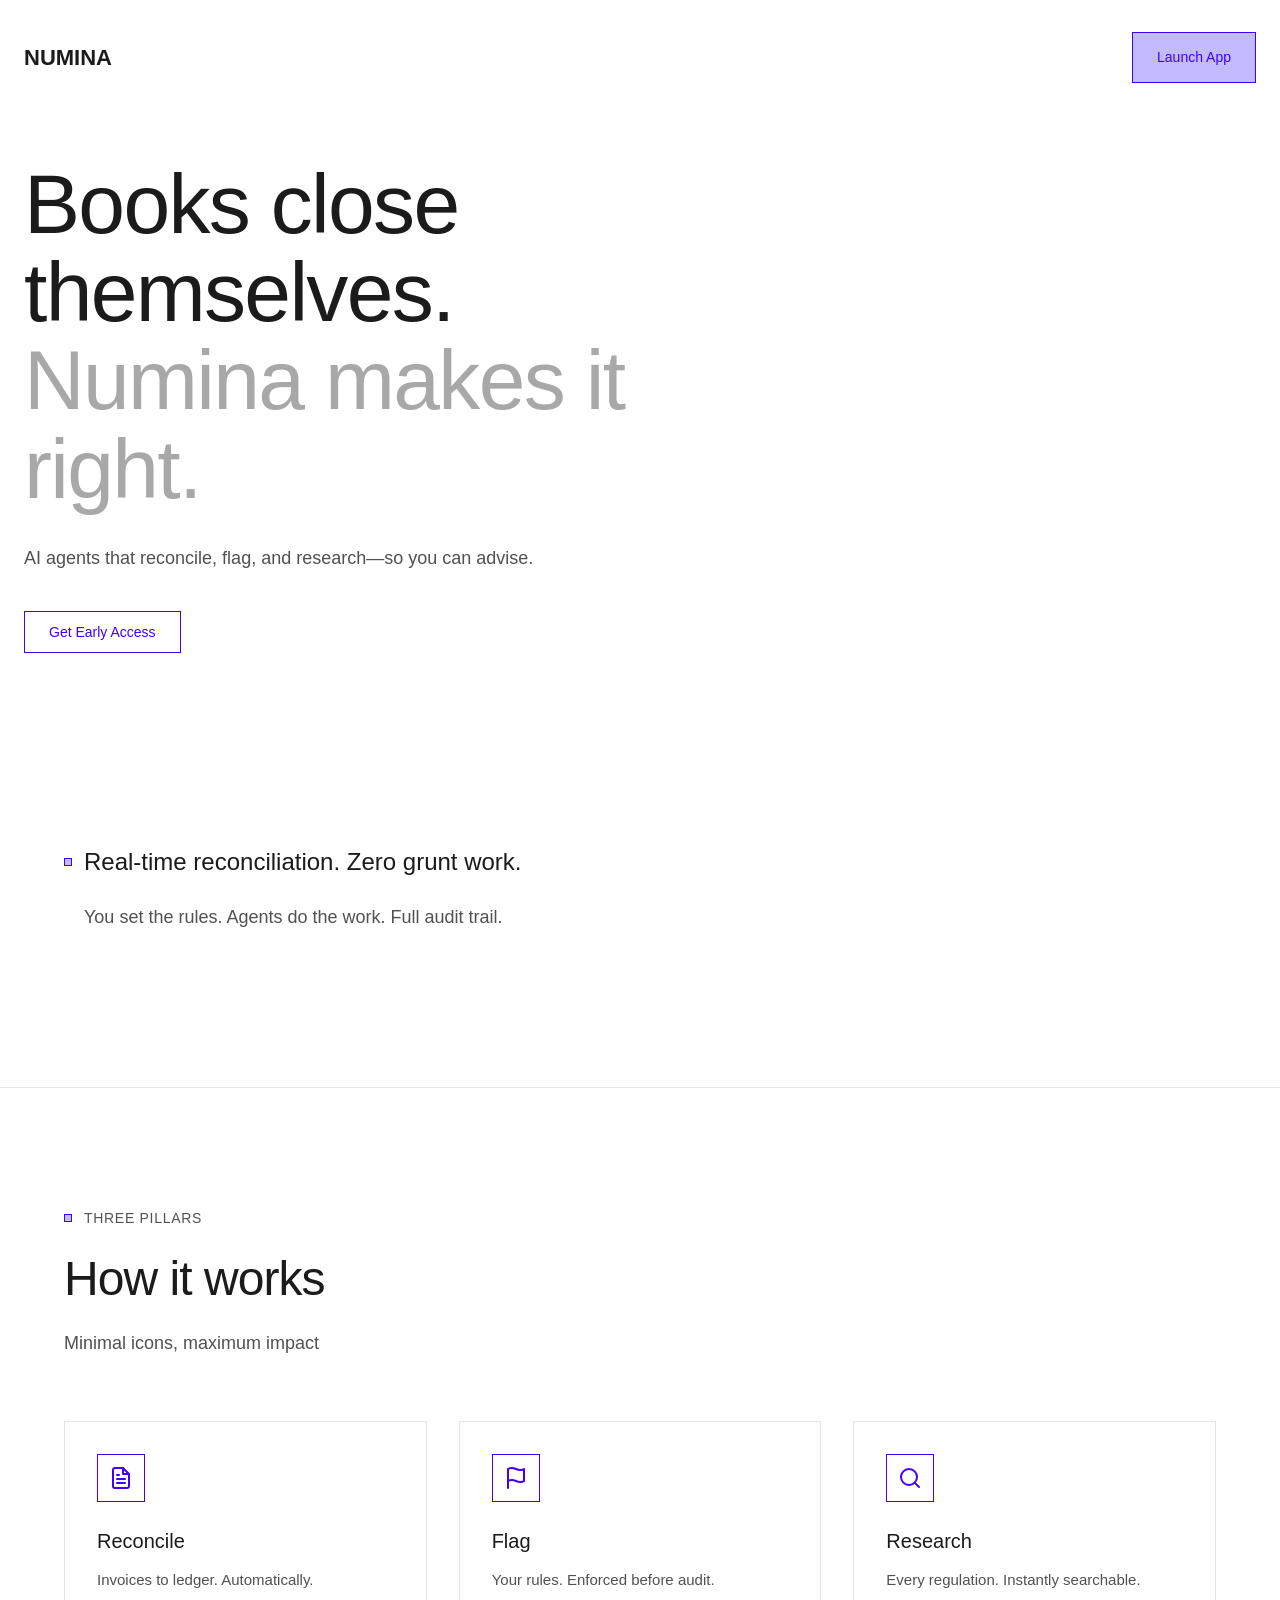
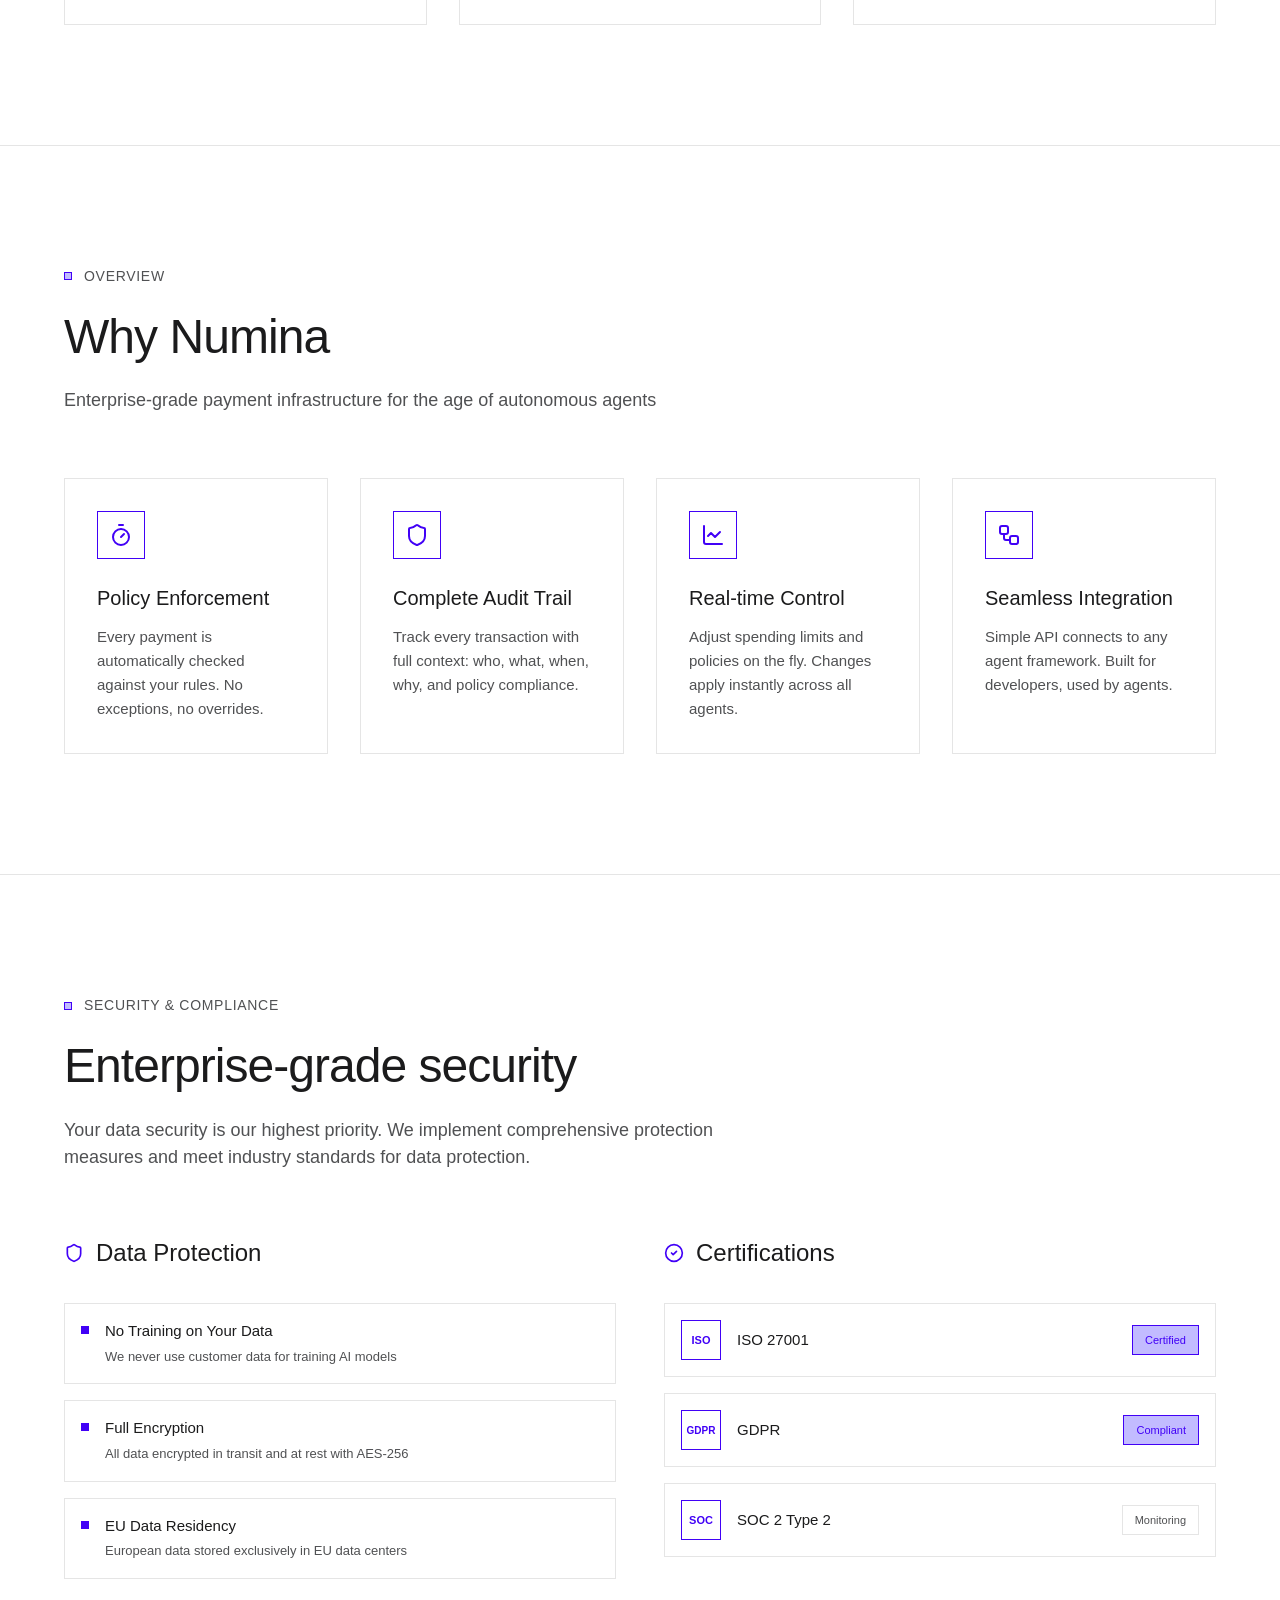
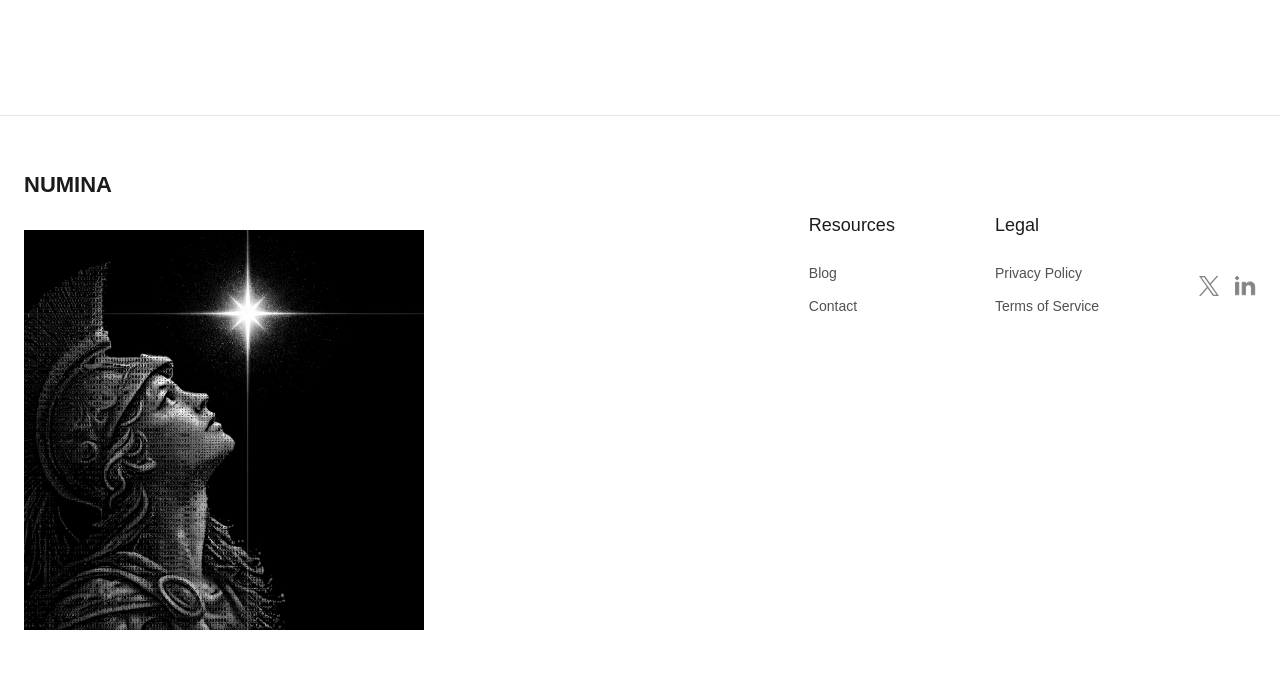
<file: index.html>
<!DOCTYPE html>
<html lang="en">
<head>
    <meta http-equiv="Content-Type" content="text/html; charset=UTF-8">
    <link rel="icon" type="image/svg+xml" href="./favicon.svg">
    <link rel="icon" type="image/png" href="./favicon.png">
    <link rel="apple-touch-icon" href="./favicon.png">
    <meta name="viewport" content="width=device-width, initial-scale=1.0">

    <!-- Primary Meta Tags -->
    <title>Numina - Agents Can Act. Numina Makes It Safe.</title>
    <meta name="title" content="Numina - Agents Can Act. Numina Makes It Safe.">
    <meta name="description" content="The payment layer for AI agents. Set rules, bind them to agents. Every payment justified, enforced, and audited.">
    <meta name="keywords" content="AI agents, payment infrastructure, agentic payments, programmatic payments, API payments, agent spending, fintech">
    <meta name="author" content="Numina Technologies Inc">
    <meta name="robots" content="index, follow">

    <!-- Open Graph / Facebook -->
    <meta property="og:type" content="website">
    <meta property="og:url" content="https://paywithnumina.com">
    <meta property="og:title" content="Numina - Agents Can Act. Numina Makes It Safe.">
    <meta property="og:description" content="The payment layer for AI agents. Set rules, bind them to agents. Every payment justified, enforced, and audited.">
    <meta property="og:image" content="./og-image.png">
    <meta property="og:site_name" content="Numina">

    <!-- Twitter -->
    <meta name="twitter:card" content="summary_large_image">
    <meta name="twitter:url" content="https://paywithnumina.com/">
    <meta name="twitter:title" content="Numina - Agents Can Act. Numina Makes It Safe.">
    <meta name="twitter:description" content="The payment layer for AI agents. Set rules, bind them to agents. Every payment justified, enforced, and audited.">
    <meta name="twitter:image" content="./og-image.png">
    <meta name="twitter:site" content="@paywithnumina">

    <!-- Theme Color -->
    <meta name="theme-color" content="#4101f6">
    <meta name="msapplication-TileColor" content="#4101f6">

    <link rel="stylesheet" href="./assets/index-cxcEbLjJ.css">

    <style>
        * {
            margin: 0;
            padding: 0;
            box-sizing: border-box;
        }

        body {
            font-family: -apple-system, BlinkMacSystemFont, "Segoe UI", Roboto, "Helvetica Neue", Arial, sans-serif;
            background-color: #ffffff;
            color: #1b1b1c;
            line-height: 1.5;
        }

        .container {
            max-width: 1200px;
            margin: 0 auto;
            padding: 0 24px;
        }

        @media (max-width: 768px) {
            .container {
                padding: 0 16px;
            }
        }

        .section-spacing {
            padding: 80px 0;
        }

        @media (min-width: 768px) {
            .section-spacing {
                padding: 120px 0;
            }
        }

        .card {
            background: #ffffff;
            border: 1px solid #e5e5e5;
            padding: 32px;
            transition: border-color 0.3s;
        }

        .card:hover {
            border-color: #4101f6;
        }

        .icon-box {
            width: 48px;
            height: 48px;
            border: 1px solid #4101f6;
            display: flex;
            align-items: center;
            justify-content: center;
            margin-bottom: 24px;
        }

        .label {
            display: flex;
            align-items: center;
            gap: 12px;
            margin-bottom: 24px;
        }

        .label-dot {
            width: 8px;
            height: 8px;
            background: #c2bbff;
            border: 1px solid #4101f6;
            flex-shrink: 0;
        }

        .label-text {
            font-size: 14px;
            text-transform: uppercase;
            letter-spacing: 0.05em;
            color: #505153;
        }

        h2 {
            font-size: 48px;
            font-weight: 300;
            line-height: 1.1;
            letter-spacing: -0.02em;
            color: #1b1b1c;
            margin-bottom: 24px;
        }

        @media (max-width: 768px) {
            h2 {
                font-size: 32px;
            }
        }

        .subtitle {
            font-size: 18px;
            font-weight: 300;
            color: #505153;
            max-width: 600px;
            margin-bottom: 64px;
        }

        @media (max-width: 768px) {
            .subtitle {
                font-size: 15px;
                margin-bottom: 48px;
            }
        }

        .grid-3 {
            display: grid;
            grid-template-columns: 1fr;
            gap: 32px;
        }

        @media (min-width: 768px) {
            .grid-3 {
                grid-template-columns: repeat(3, 1fr);
            }
        }

        .grid-4 {
            display: grid;
            grid-template-columns: 1fr;
            gap: 32px;
        }

        @media (min-width: 768px) {
            .grid-4 {
                grid-template-columns: repeat(2, 1fr);
            }
        }

        @media (min-width: 1024px) {
            .grid-4 {
                grid-template-columns: repeat(4, 1fr);
            }
        }

        .grid-2 {
            display: grid;
            grid-template-columns: 1fr;
            gap: 48px;
        }

        @media (min-width: 1024px) {
            .grid-2 {
                grid-template-columns: repeat(2, 1fr);
            }
        }

        .border-top {
            border-top: 1px solid #e5e5e5;
        }

        h3 {
            font-size: 20px;
            font-weight: 400;
            color: #1b1b1c;
            margin-bottom: 12px;
        }

        .card-text {
            font-size: 15px;
            font-weight: 300;
            color: #505153;
            line-height: 1.6;
        }

        @media (max-width: 768px) {
            .card-text {
                font-size: 14px;
            }
        }

        .security-item {
            border: 1px solid #e5e5e5;
            padding: 16px;
            margin-bottom: 16px;
        }

        .security-header {
            font-size: 24px;
            font-weight: 400;
            color: #1b1b1c;
            margin-bottom: 32px;
            display: flex;
            align-items: center;
            gap: 12px;
        }

        .badge {
            padding: 6px 12px;
            font-size: 11px;
            border: 1px solid;
        }

        .badge-success {
            background: #c2bbff;
            color: #4101f6;
            border-color: #4101f6;
        }

        .badge-neutral {
            background: #ffffff;
            color: #505153;
            border-color: #e5e5e5;
        }
    </style>
</head>

<body>
    <!-- Header -->
    <header style="position: absolute; top: 0; left: 0; right: 0; z-index: 50; padding: 32px 24px;">
        <div style="display: flex; justify-content: space-between; align-items: center; max-width: 1400px; margin: 0 auto;">
            <a href="#" style="text-decoration: none;">
                <img src="data:image/svg+xml,%3csvg%20width='160'%20height='26'%20viewBox='0%200%20160%2026'%20fill='none'%20xmlns='http://www.w3.org/2000/svg'%3e%3ctext%20x='0'%20y='20'%20font-family='Arial,%20sans-serif'%20font-size='22'%20font-weight='bold'%20fill='%231B1B1C'%3eNUMINA%3c/text%3e%3c/svg%3e" alt="Numina" style="height: 26px;">
            </a>
            <a href="#" style="background: #c2bbff; border: 1px solid #4101f6; color: #4101f6; padding: 14px 24px; font-size: 14px; text-decoration: none; transition: background 0.3s;">Launch App</a>
        </div>
    </header>

    <!-- Hero Section -->
    <section style="padding: 160px 24px 80px; background: #ffffff;">
        <div style="max-width: 1400px; margin: 0 auto;">
            <div style="max-width: 700px; margin-bottom: 48px;">
                <h1 style="font-size: 84px; font-weight: 300; line-height: 1.05; letter-spacing: -0.02em; margin-bottom: 32px;">
                    <span style="display: block; color: #1b1b1c;">Books close themselves.</span>
                    <span style="display: block; color: #a8a8a8;">Numina makes it right.</span>
                </h1>
                <p style="font-size: 18px; font-weight: 300; color: #505153; line-height: 1.5;">
                    AI agents that reconcile, flag, and research—so you can advise.
                </p>
            </div>

            <div>
                <a href="#" style="border: 1px solid #4101f6; color: #4101f6; padding: 12px 24px; font-size: 14px; text-decoration: none; transition: background 0.3s;">Get Early Access</a>
            </div>
        </div>
    </section>

    <!-- Intro Section -->
    <section class="section-spacing">
        <div class="container">
            <div style="max-width: 600px;">
                <div class="label">
                    <div class="label-dot"></div>
                    <p style="font-size: 24px; color: #1b1b1c;">Real-time reconciliation. Zero grunt work.</p>
                </div>
                <div style="margin-left: 20px;">
                    <p style="font-size: 18px; font-weight: 300; color: #505153; line-height: 1.5; margin-bottom: 36px;">
                        You set the rules. Agents do the work. Full audit trail.
                    </p>
                </div>
            </div>
        </div>
    </section>

    <!-- How it Works Section -->
    <section class="section-spacing border-top">
        <div class="container">
            <div class="label">
                <div class="label-dot"></div>
                <p class="label-text">Three Pillars</p>
            </div>
            <h2>How it works</h2>
            <p class="subtitle">Minimal icons, maximum impact</p>

            <div class="grid-3">
                <div class="card">
                    <div class="icon-box">
                        <svg xmlns="http://www.w3.org/2000/svg" width="24" height="24" viewBox="0 0 24 24" fill="none" stroke="#4101f6" stroke-width="2" stroke-linecap="round" stroke-linejoin="round"><path d="M14 2H6a2 2 0 0 0-2 2v16a2 2 0 0 0 2 2h12a2 2 0 0 0 2-2V8z"></path><polyline points="14 2 14 8 20 8"></polyline><line x1="16" y1="13" x2="8" y2="13"></line><line x1="16" y1="17" x2="8" y2="17"></line><polyline points="10 9 9 9 8 9"></polyline></svg>
                    </div>
                    <h3>Reconcile</h3>
                    <p class="card-text">Invoices to ledger. Automatically.</p>
                </div>

                <div class="card">
                    <div class="icon-box">
                        <svg xmlns="http://www.w3.org/2000/svg" width="24" height="24" viewBox="0 0 24 24" fill="none" stroke="#4101f6" stroke-width="2" stroke-linecap="round" stroke-linejoin="round"><path d="M4 15s1-1 4-1 5 2 8 2 4-1 4-1V3s-1 1-4 1-5-2-8-2-4 1-4 1z"></path><line x1="4" y1="22" x2="4" y2="15"></line></svg>
                    </div>
                    <h3>Flag</h3>
                    <p class="card-text">Your rules. Enforced before audit.</p>
                </div>

                <div class="card">
                    <div class="icon-box">
                        <svg xmlns="http://www.w3.org/2000/svg" width="24" height="24" viewBox="0 0 24 24" fill="none" stroke="#4101f6" stroke-width="2" stroke-linecap="round" stroke-linejoin="round"><circle cx="11" cy="11" r="8"></circle><line x1="21" y1="21" x2="16.65" y2="16.65"></line></svg>
                    </div>
                    <h3>Research</h3>
                    <p class="card-text">Every regulation. Instantly searchable.</p>
                </div>
            </div>
        </div>
    </section>

    <!-- Why Numina Section -->
    <section class="section-spacing border-top">
        <div class="container">
            <div class="label">
                <div class="label-dot"></div>
                <p class="label-text">Overview</p>
            </div>
            <h2>Why Numina</h2>
            <p class="subtitle">Enterprise-grade payment infrastructure for the age of autonomous agents</p>

            <div class="grid-4">
                <div class="card">
                    <div class="icon-box">
                        <svg xmlns="http://www.w3.org/2000/svg" width="24" height="24" viewBox="0 0 24 24" fill="none" stroke="#4101f6" stroke-width="2" stroke-linecap="round" stroke-linejoin="round"><line x1="10" x2="14" y1="2" y2="2"></line><line x1="12" x2="15" y1="14" y2="11"></line><circle cx="12" cy="14" r="8"></circle></svg>
                    </div>
                    <h3>Policy Enforcement</h3>
                    <p class="card-text">Every payment is automatically checked against your rules. No exceptions, no overrides.</p>
                </div>

                <div class="card">
                    <div class="icon-box">
                        <svg xmlns="http://www.w3.org/2000/svg" width="24" height="24" viewBox="0 0 24 24" fill="none" stroke="#4101f6" stroke-width="2" stroke-linecap="round" stroke-linejoin="round"><path d="M20 13c0 5-3.5 7.5-7.66 8.95a1 1 0 0 1-.67-.01C7.5 20.5 4 18 4 13V6a1 1 0 0 1 1-1c2 0 4.5-1.2 6.24-2.72a1.17 1.17 0 0 1 1.52 0C14.51 3.81 17 5 19 5a1 1 0 0 1 1 1z"></path></svg>
                    </div>
                    <h3>Complete Audit Trail</h3>
                    <p class="card-text">Track every transaction with full context: who, what, when, why, and policy compliance.</p>
                </div>

                <div class="card">
                    <div class="icon-box">
                        <svg xmlns="http://www.w3.org/2000/svg" width="24" height="24" viewBox="0 0 24 24" fill="none" stroke="#4101f6" stroke-width="2" stroke-linecap="round" stroke-linejoin="round"><path d="M3 3v16a2 2 0 0 0 2 2h16"></path><path d="m19 9-5 5-4-4-3 3"></path></svg>
                    </div>
                    <h3>Real-time Control</h3>
                    <p class="card-text">Adjust spending limits and policies on the fly. Changes apply instantly across all agents.</p>
                </div>

                <div class="card">
                    <div class="icon-box">
                        <svg xmlns="http://www.w3.org/2000/svg" width="24" height="24" viewBox="0 0 24 24" fill="none" stroke="#4101f6" stroke-width="2" stroke-linecap="round" stroke-linejoin="round"><rect width="8" height="8" x="3" y="3" rx="2"></rect><path d="M7 11v4a2 2 0 0 0 2 2h4"></path><rect width="8" height="8" x="13" y="13" rx="2"></rect></svg>
                    </div>
                    <h3>Seamless Integration</h3>
                    <p class="card-text">Simple API connects to any agent framework. Built for developers, used by agents.</p>
                </div>
            </div>
        </div>
    </section>

    <!-- Security Section -->
    <section class="section-spacing border-top">
        <div class="container">
            <div class="label">
                <div class="label-dot"></div>
                <p class="label-text">Security & Compliance</p>
            </div>
            <h2>Enterprise-grade security</h2>
            <p class="subtitle" style="max-width: 700px;">Your data security is our highest priority. We implement comprehensive protection measures and meet industry standards for data protection.</p>

            <div class="grid-2">
                <div>
                    <h3 class="security-header">
                        <svg xmlns="http://www.w3.org/2000/svg" width="20" height="20" viewBox="0 0 24 24" fill="none" stroke="#4101f6" stroke-width="2" stroke-linecap="round" stroke-linejoin="round"><path d="M20 13c0 5-3.5 7.5-7.66 8.95a1 1 0 0 1-.67-.01C7.5 20.5 4 18 4 13V6a1 1 0 0 1 1-1c2 0 4.5-1.2 6.24-2.72a1.17 1.17 0 0 1 1.52 0C14.51 3.81 17 5 19 5a1 1 0 0 1 1 1z"></path></svg>
                        Data Protection
                    </h3>

                    <div class="security-item">
                        <div style="display: flex; gap: 16px;">
                            <div style="width: 8px; height: 8px; background: #4101f6; margin-top: 6px; flex-shrink: 0;"></div>
                            <div>
                                <h4 style="font-size: 15px; font-weight: 400; color: #1b1b1c; margin-bottom: 4px;">No Training on Your Data</h4>
                                <p style="font-size: 13px; font-weight: 300; color: #505153; line-height: 1.6;">We never use customer data for training AI models</p>
                            </div>
                        </div>
                    </div>

                    <div class="security-item">
                        <div style="display: flex; gap: 16px;">
                            <div style="width: 8px; height: 8px; background: #4101f6; margin-top: 6px; flex-shrink: 0;"></div>
                            <div>
                                <h4 style="font-size: 15px; font-weight: 400; color: #1b1b1c; margin-bottom: 4px;">Full Encryption</h4>
                                <p style="font-size: 13px; font-weight: 300; color: #505153; line-height: 1.6;">All data encrypted in transit and at rest with AES-256</p>
                            </div>
                        </div>
                    </div>

                    <div class="security-item">
                        <div style="display: flex; gap: 16px;">
                            <div style="width: 8px; height: 8px; background: #4101f6; margin-top: 6px; flex-shrink: 0;"></div>
                            <div>
                                <h4 style="font-size: 15px; font-weight: 400; color: #1b1b1c; margin-bottom: 4px;">EU Data Residency</h4>
                                <p style="font-size: 13px; font-weight: 300; color: #505153; line-height: 1.6;">European data stored exclusively in EU data centers</p>
                            </div>
                        </div>
                    </div>
                </div>

                <div>
                    <h3 class="security-header">
                        <svg xmlns="http://www.w3.org/2000/svg" width="20" height="20" viewBox="0 0 24 24" fill="none" stroke="#4101f6" stroke-width="2" stroke-linecap="round" stroke-linejoin="round"><circle cx="12" cy="12" r="10"></circle><path d="m9 12 2 2 4-4"></path></svg>
                        Certifications
                    </h3>

                    <div class="security-item" style="display: flex; justify-content: space-between; align-items: center;">
                        <div style="display: flex; align-items: center; gap: 16px;">
                            <div style="width: 40px; height: 40px; border: 1px solid #4101f6; display: flex; align-items: center; justify-content: center; color: #4101f6; font-size: 11px; font-weight: 600;">ISO</div>
                            <h4 style="font-size: 15px; font-weight: 400; color: #1b1b1c;">ISO 27001</h4>
                        </div>
                        <span class="badge badge-success">Certified</span>
                    </div>

                    <div class="security-item" style="display: flex; justify-content: space-between; align-items: center;">
                        <div style="display: flex; align-items: center; gap: 16px;">
                            <div style="width: 40px; height: 40px; border: 1px solid #4101f6; display: flex; align-items: center; justify-content: center; color: #4101f6; font-size: 10px; font-weight: 600;">GDPR</div>
                            <h4 style="font-size: 15px; font-weight: 400; color: #1b1b1c;">GDPR</h4>
                        </div>
                        <span class="badge badge-success">Compliant</span>
                    </div>

                    <div class="security-item" style="display: flex; justify-content: space-between; align-items: center;">
                        <div style="display: flex; align-items: center; gap: 16px;">
                            <div style="width: 40px; height: 40px; border: 1px solid #4101f6; display: flex; align-items: center; justify-content: center; color: #4101f6; font-size: 11px; font-weight: 600;">SOC</div>
                            <h4 style="font-size: 15px; font-weight: 400; color: #1b1b1c;">SOC 2 Type 2</h4>
                        </div>
                        <span class="badge badge-neutral">Monitoring</span>
                    </div>
                </div>
            </div>
        </div>
    </section>

    <!-- Footer -->
    <footer style="border-top: 1px solid #e5e5e5; padding: 56px 24px; background: #ffffff;">
        <div style="max-width: 1400px; margin: 0 auto; display: flex; justify-content: space-between; align-items: start;">
            <div>
                <img src="data:image/svg+xml,%3csvg%20width='160'%20height='26'%20viewBox='0%200%20160%2026'%20fill='none'%20xmlns='http://www.w3.org/2000/svg'%3e%3ctext%20x='0'%20y='20'%20font-family='Arial,%20sans-serif'%20font-size='22'%20font-weight='bold'%20fill='%231B1B1C'%3eNUMINA%3c/text%3e%3c/svg%3e" alt="Numina" style="height: 26px; margin-bottom: 32px;">
                <img src="./newimg.png" alt="Footer graphic" style="max-width: 400px; height: auto;">
            </div>

            <div style="display: flex; gap: 100px; padding-top: 40px;">
                <div>
                    <h4 style="font-size: 18px; color: #1b1b1c; margin-bottom: 24px;">Resources</h4>
                    <div style="display: flex; flex-direction: column; gap: 12px;">
                        <a href="blog.html" style="font-size: 14px; font-weight: 300; color: #505153; text-decoration: none;">Blog</a>
                        <a href="mailto:founders@paywithnumina.com" style="font-size: 14px; font-weight: 300; color: #505153; text-decoration: none;">Contact</a>
                    </div>
                </div>

                <div>
                    <h4 style="font-size: 18px; color: #1b1b1c; margin-bottom: 24px;">Legal</h4>
                    <div style="display: flex; flex-direction: column; gap: 12px;">
                        <a href="#" style="font-size: 14px; font-weight: 300; color: #505153; text-decoration: none;">Privacy Policy</a>
                        <a href="#" style="font-size: 14px; font-weight: 300; color: #505153; text-decoration: none;">Terms of Service</a>
                    </div>
                </div>

                <div style="padding-top: 64px; display: flex; gap: 16px;">
                    <a href="https://x.com/paywithnumina" target="_blank" style="opacity: 0.7; transition: opacity 0.3s;">
                        <img src="data:image/svg+xml,%3csvg%20width='22'%20height='22'%20viewBox='0%200%2022%2022'%20fill='none'%20xmlns='http://www.w3.org/2000/svg'%3e%3cg%20clip-path='url(%23clip0_2362_30550)'%3e%3cpath%20d='M13.0951%209.31654L21.2865%200H19.3461L12.2305%208.08777L6.5516%200H0L8.58953%2012.2313L0%2021.9999H1.9404L9.44973%2013.4571L15.4484%2021.9999H22M2.64073%201.43174H5.62173L19.3446%2020.6385H16.3629'%20fill='%23505153'/%3e%3c/g%3e%3cdefs%3e%3cclipPath%20id='clip0_2362_30550'%3e%3crect%20width='22'%20height='22'%20fill='white'/%3e%3c/clipPath%3e%3c/defs%3e%3c/svg%3e" alt="X" style="height: 20px;">
                    </a>
                    <a href="https://www.linkedin.com/company/paywithnumina" target="_blank" style="opacity: 0.7; transition: opacity 0.3s;">
                        <img src="data:image/svg+xml,%3csvg%20width='24'%20height='23'%20viewBox='0%200%2024%2023'%20fill='none'%20xmlns='http://www.w3.org/2000/svg'%3e%3cpath%20d='M12.9287%209.04102C13.7992%207.43036%2016.1849%206.47293%2018.4229%206.85742C19.5183%207.0457%2020.5354%207.55244%2021.2783%208.4248C22.0188%209.29428%2022.5225%2010.5691%2022.5225%2012.3584V21.5625H18.7822V14.0215C18.7822%2012.7032%2018.3871%2011.6781%2017.7354%2010.9844C17.0843%2010.2916%2016.2123%209.96864%2015.3457%209.99609C13.591%2010.0519%2011.9434%2011.5208%2011.9434%2014.0215V21.5625H8.2207V7.24707H11.9424V8.79199L12.9287%209.04102ZM4.27637%207.24707V21.5625H0.524414V7.24707H4.27637ZM2.40039%200.524414C3.42192%200.524414%204.2576%201.36108%204.25781%202.40039C4.25781%203.44071%203.42219%204.27637%202.40039%204.27637C1.37878%204.27615%200.543945%203.44058%200.543945%202.40039C0.544161%201.36122%201.37905%200.524634%202.40039%200.524414Z'%20fill='%23505153'%20stroke='%23505153'%20stroke-width='1.0497'/%3e%3c/svg%3e" alt="LinkedIn" style="height: 20px;">
                    </a>
                </div>
            </div>
        </div>
    </footer>
</body>
</html>
</file>
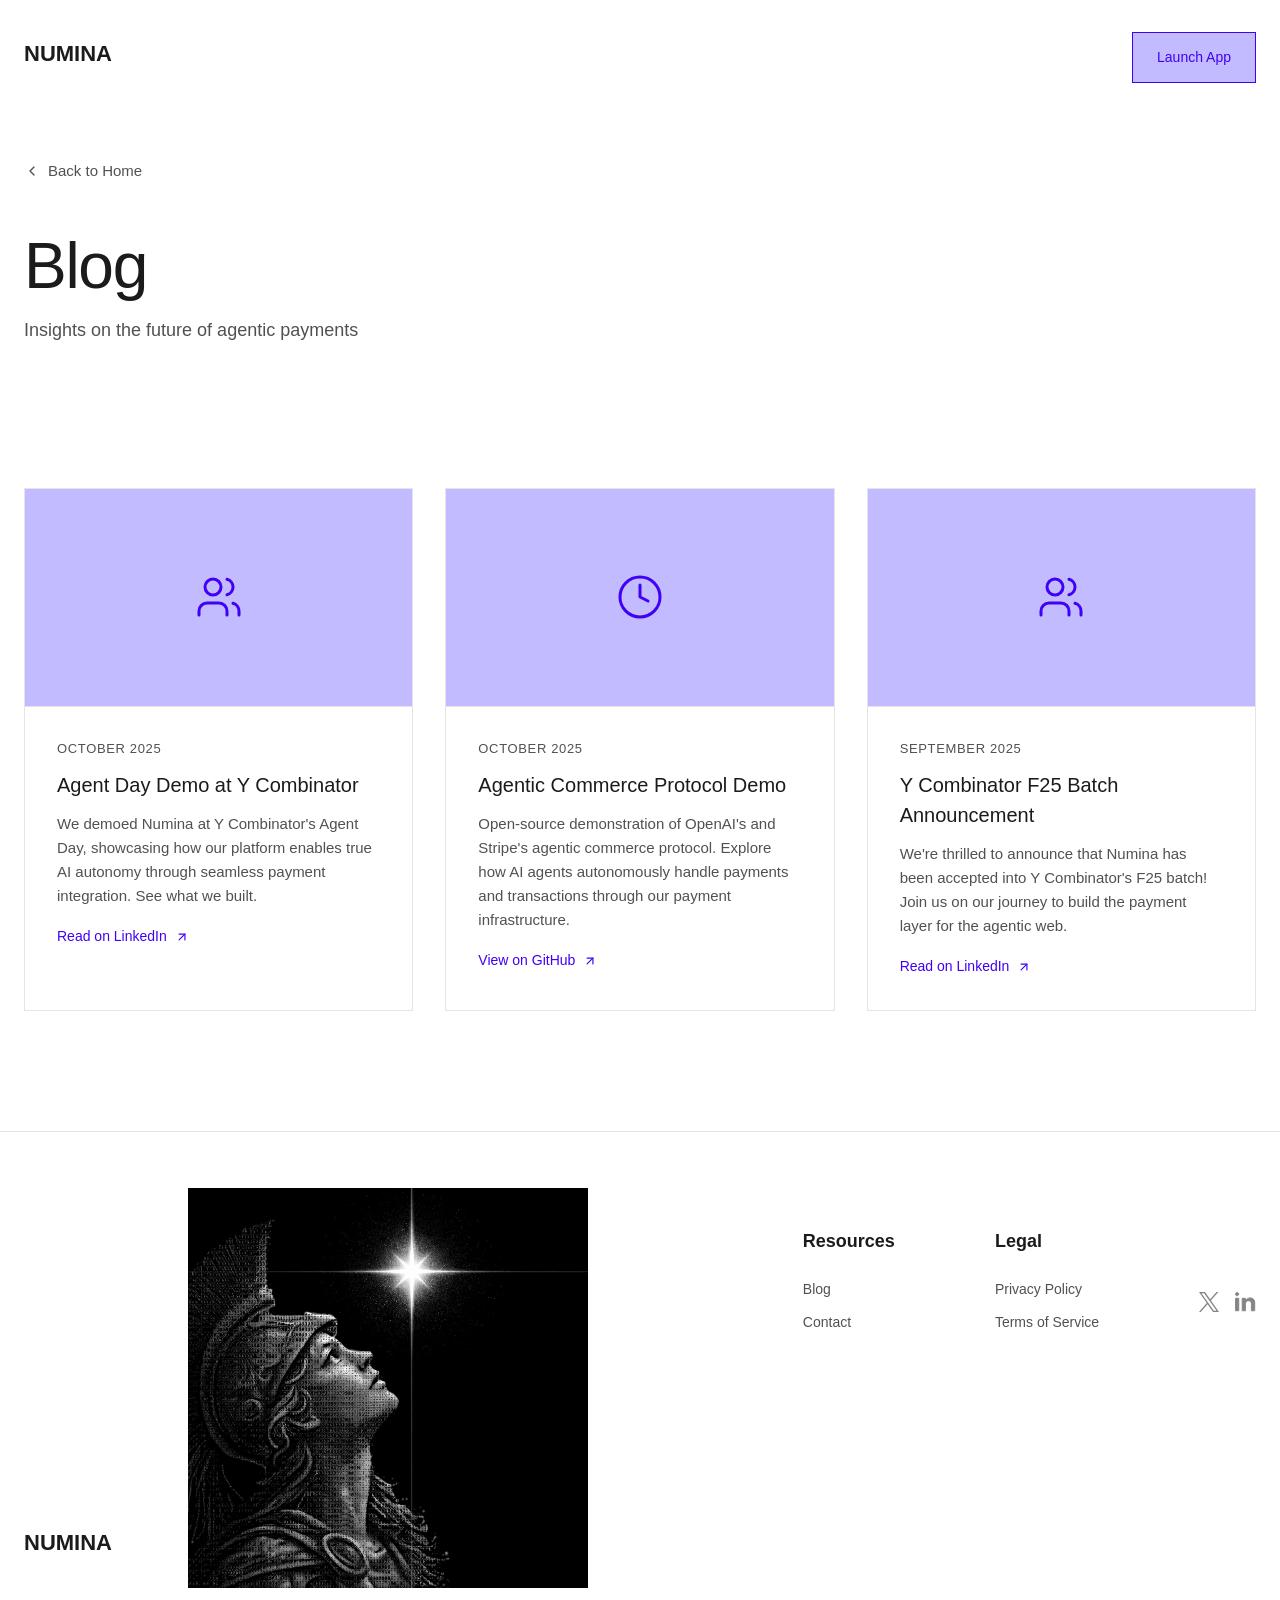
<file: blog.html>
<!DOCTYPE html>
<html lang="en">
<head>
    <meta http-equiv="Content-Type" content="text/html; charset=UTF-8">
    <link rel="icon" type="image/svg+xml" href="./favicon.svg">
    <link rel="icon" type="image/png" href="./favicon.png">
    <link rel="apple-touch-icon" href="./favicon.png">
    <meta name="viewport" content="width=device-width, initial-scale=1.0">

    <!-- Primary Meta Tags -->
    <title>Blog - Numina</title>
    <meta name="title" content="Blog - Numina">
    <meta name="description" content="Insights on the future of agentic payments">
    <meta name="keywords" content="AI agents, payment infrastructure, agentic payments, blog, insights">
    <meta name="author" content="Numina Technologies Inc">
    <meta name="robots" content="index, follow">

    <!-- Open Graph / Facebook -->
    <meta property="og:type" content="website">
    <meta property="og:url" content="https://paywithnumina.com/blog">
    <meta property="og:title" content="Blog - Numina">
    <meta property="og:description" content="Insights on the future of agentic payments">
    <meta property="og:image" content="./og-image.png">
    <meta property="og:site_name" content="Numina">

    <!-- Twitter -->
    <meta name="twitter:card" content="summary_large_image">
    <meta name="twitter:url" content="https://paywithnumina.com/blog">
    <meta name="twitter:title" content="Blog - Numina">
    <meta name="twitter:description" content="Insights on the future of agentic payments">
    <meta name="twitter:image" content="./og-image.png">
    <meta name="twitter:site" content="@paywithnumina">

    <!-- Theme Color -->
    <meta name="theme-color" content="#4101f6">
    <meta name="msapplication-TileColor" content="#4101f6">

    <style>
        * {
            margin: 0;
            padding: 0;
            box-sizing: border-box;
        }

        body {
            font-family: -apple-system, BlinkMacSystemFont, "Segoe UI", Roboto, "Helvetica Neue", Arial, sans-serif;
            background-color: #ffffff;
            color: #1b1b1c;
            line-height: 1.5;
        }

        .container {
            max-width: 1200px;
            margin: 0 auto;
            padding: 0 24px;
        }

        @media (max-width: 768px) {
            .container {
                padding: 0 16px;
            }
        }

        .section-spacing {
            padding: 80px 0;
        }

        @media (min-width: 768px) {
            .section-spacing {
                padding: 120px 0;
            }
        }

        .card {
            background: #ffffff;
            border: 1px solid #e5e5e5;
            padding: 32px;
            transition: border-color 0.3s;
            text-decoration: none;
            display: block;
            color: inherit;
        }

        .card:hover {
            border-color: #4101f6;
        }

        .icon-box {
            width: 48px;
            height: 48px;
            border: 1px solid #4101f6;
            display: flex;
            align-items: center;
            justify-content: center;
            margin-bottom: 24px;
        }

        .label {
            display: flex;
            align-items: center;
            gap: 12px;
            margin-bottom: 24px;
        }

        .label-dot {
            width: 8px;
            height: 8px;
            background: #c2bbff;
            border: 1px solid #4101f6;
            flex-shrink: 0;
        }

        .label-text {
            font-size: 14px;
            text-transform: uppercase;
            letter-spacing: 0.05em;
            color: #505153;
        }

        h1 {
            font-size: 64px;
            font-weight: 300;
            line-height: 1.1;
            letter-spacing: -0.02em;
            color: #1b1b1c;
            margin-bottom: 16px;
        }

        @media (max-width: 768px) {
            h1 {
                font-size: 42px;
            }
        }

        h2 {
            font-size: 48px;
            font-weight: 300;
            line-height: 1.1;
            letter-spacing: -0.02em;
            color: #1b1b1c;
            margin-bottom: 24px;
        }

        @media (max-width: 768px) {
            h2 {
                font-size: 32px;
            }
        }

        .subtitle {
            font-size: 18px;
            font-weight: 300;
            color: #505153;
            max-width: 600px;
            margin-bottom: 64px;
        }

        @media (max-width: 768px) {
            .subtitle {
                font-size: 15px;
                margin-bottom: 48px;
            }
        }

        .blog-grid {
            display: grid;
            grid-template-columns: 1fr;
            gap: 32px;
        }

        @media (min-width: 768px) {
            .blog-grid {
                grid-template-columns: repeat(2, 1fr);
            }
        }

        @media (min-width: 1024px) {
            .blog-grid {
                grid-template-columns: repeat(3, 1fr);
            }
        }

        .blog-post-card {
            background: #ffffff;
            border: 1px solid #e5e5e5;
            transition: border-color 0.3s;
            display: flex;
            flex-direction: column;
            text-decoration: none;
            color: inherit;
        }

        .blog-post-card:hover {
            border-color: #4101f6;
        }

        .blog-post-icon {
            width: 100%;
            aspect-ratio: 16/9;
            background: #c2bbff;
            border-bottom: 1px solid #e5e5e5;
            display: flex;
            align-items: center;
            justify-content: center;
        }

        .blog-post-content {
            padding: 32px;
        }

        .blog-post-date {
            font-size: 13px;
            color: #505153;
            margin-bottom: 12px;
            text-transform: uppercase;
            letter-spacing: 0.05em;
        }

        .blog-post-title {
            font-size: 20px;
            font-weight: 400;
            color: #1b1b1c;
            margin-bottom: 12px;
        }

        .blog-post-excerpt {
            font-size: 15px;
            font-weight: 300;
            color: #505153;
            line-height: 1.6;
            margin-bottom: 16px;
        }

        .blog-post-link {
            font-size: 14px;
            color: #4101f6;
            text-decoration: none;
            display: inline-flex;
            align-items: center;
            gap: 8px;
        }

        .back-link {
            display: inline-flex;
            align-items: center;
            gap: 8px;
            font-size: 15px;
            color: #505153;
            text-decoration: none;
            margin-bottom: 48px;
            transition: color 0.3s;
        }

        .back-link:hover {
            color: #4101f6;
        }
    </style>
</head>

<body>
    <!-- Header -->
    <header style="position: absolute; top: 0; left: 0; right: 0; z-index: 50; padding: 32px 24px;">
        <div style="display: flex; justify-content: space-between; align-items: center; max-width: 1400px; margin: 0 auto;">
            <a href="index.html" style="text-decoration: none;">
                <img src="data:image/svg+xml,%3csvg%20width='160'%20height='26'%20viewBox='0%200%20160%2026'%20fill='none'%20xmlns='http://www.w3.org/2000/svg'%3e%3ctext%20x='0'%20y='20'%20font-family='Arial,%20sans-serif'%20font-size='22'%20font-weight='bold'%20fill='%231B1B1C'%3eNUMINA%3c/text%3e%3c/svg%3e" alt="Numina" style="height: 26px;">
            </a>
            <a href="#" style="background: #c2bbff; border: 1px solid #4101f6; color: #4101f6; padding: 14px 24px; font-size: 14px; text-decoration: none; transition: background 0.3s;">Launch App</a>
        </div>
    </header>

    <!-- Blog Hero Section -->
    <section style="padding: 160px 24px 80px; background: #ffffff;">
        <div style="max-width: 1400px; margin: 0 auto;">
            <a href="index.html" class="back-link">
                <svg xmlns="http://www.w3.org/2000/svg" width="16" height="16" viewBox="0 0 24 24" fill="none" stroke="currentColor" stroke-width="2" stroke-linecap="round" stroke-linejoin="round"><path d="m15 18-6-6 6-6"/></svg>
                Back to Home
            </a>

            <h1>Blog</h1>
            <p class="subtitle">
                Insights on the future of agentic payments
            </p>
        </div>
    </section>

    <!-- Blog Posts Section -->
    <section class="section-spacing" style="padding-top: 0;">
        <div style="max-width: 1400px; margin: 0 auto; padding: 0 24px;">
            <div class="blog-grid">
                <!-- Blog Post 1 -->
                <a href="#" class="blog-post-card">
                    <div class="blog-post-icon">
                        <svg xmlns="http://www.w3.org/2000/svg" width="48" height="48" viewBox="0 0 24 24" fill="none" stroke="#4101f6" stroke-width="1.5" stroke-linecap="round" stroke-linejoin="round">
                            <path d="M16 21v-2a4 4 0 0 0-4-4H6a4 4 0 0 0-4 4v2"></path>
                            <circle cx="9" cy="7" r="4"></circle>
                            <path d="M22 21v-2a4 4 0 0 0-3-3.87"></path>
                            <path d="M16 3.13a4 4 0 0 1 0 7.75"></path>
                        </svg>
                    </div>
                    <div class="blog-post-content">
                        <div class="blog-post-date">October 2025</div>
                        <h3 class="blog-post-title">Agent Day Demo at Y Combinator</h3>
                        <p class="blog-post-excerpt">
                            We demoed Numina at Y Combinator's Agent Day, showcasing how our platform enables true AI autonomy through seamless payment integration. See what we built.
                        </p>
                        <span class="blog-post-link">
                            Read on LinkedIn
                            <svg xmlns="http://www.w3.org/2000/svg" width="14" height="14" viewBox="0 0 24 24" fill="none" stroke="currentColor" stroke-width="2" stroke-linecap="round" stroke-linejoin="round"><path d="M7 17L17 7"></path><path d="M7 7h10v10"></path></svg>
                        </span>
                    </div>
                </a>

                <!-- Blog Post 2 -->
                <a href="#" class="blog-post-card">
                    <div class="blog-post-icon">
                        <svg xmlns="http://www.w3.org/2000/svg" width="48" height="48" viewBox="0 0 24 24" fill="none" stroke="#4101f6" stroke-width="1.5" stroke-linecap="round" stroke-linejoin="round">
                            <circle cx="12" cy="12" r="10"></circle>
                            <polyline points="12 6 12 12 16 14"></polyline>
                        </svg>
                    </div>
                    <div class="blog-post-content">
                        <div class="blog-post-date">October 2025</div>
                        <h3 class="blog-post-title">Agentic Commerce Protocol Demo</h3>
                        <p class="blog-post-excerpt">
                            Open-source demonstration of OpenAI's and Stripe's agentic commerce protocol. Explore how AI agents autonomously handle payments and transactions through our payment infrastructure.
                        </p>
                        <span class="blog-post-link">
                            View on GitHub
                            <svg xmlns="http://www.w3.org/2000/svg" width="14" height="14" viewBox="0 0 24 24" fill="none" stroke="currentColor" stroke-width="2" stroke-linecap="round" stroke-linejoin="round"><path d="M7 17L17 7"></path><path d="M7 7h10v10"></path></svg>
                        </span>
                    </div>
                </a>

                <!-- Blog Post 3 -->
                <a href="#" class="blog-post-card">
                    <div class="blog-post-icon">
                        <svg xmlns="http://www.w3.org/2000/svg" width="48" height="48" viewBox="0 0 24 24" fill="none" stroke="#4101f6" stroke-width="1.5" stroke-linecap="round" stroke-linejoin="round">
                            <path d="M16 21v-2a4 4 0 0 0-4-4H6a4 4 0 0 0-4 4v2"></path>
                            <circle cx="9" cy="7" r="4"></circle>
                            <path d="M22 21v-2a4 4 0 0 0-3-3.87"></path>
                            <path d="M16 3.13a4 4 0 0 1 0 7.75"></path>
                        </svg>
                    </div>
                    <div class="blog-post-content">
                        <div class="blog-post-date">September 2025</div>
                        <h3 class="blog-post-title">Y Combinator F25 Batch Announcement</h3>
                        <p class="blog-post-excerpt">
                            We're thrilled to announce that Numina has been accepted into Y Combinator's F25 batch! Join us on our journey to build the payment layer for the agentic web.
                        </p>
                        <span class="blog-post-link">
                            Read on LinkedIn
                            <svg xmlns="http://www.w3.org/2000/svg" width="14" height="14" viewBox="0 0 24 24" fill="none" stroke="currentColor" stroke-width="2" stroke-linecap="round" stroke-linejoin="round"><path d="M7 17L17 7"></path><path d="M7 7h10v10"></path></svg>
                        </span>
                    </div>
                </a>
            </div>
        </div>
    </section>

    <!-- Footer -->
    <footer style="border-top: 1px solid #e5e5e5; padding: 56px 24px; background: #ffffff;">
        <div style="max-width: 1400px; margin: 0 auto; display: flex; justify-content: space-between; align-items: start;">
            <div>
                <img src="data:image/svg+xml,%3csvg%20width='160'%20height='26'%20viewBox='0%200%20160%2026'%20fill='none'%20xmlns='http://www.w3.org/2000/svg'%3e%3ctext%20x='0'%20y='20'%20font-family='Arial,%20sans-serif'%20font-size='22'%20font-weight='bold'%20fill='%231B1B1C'%3eNUMINA%3c/text%3e%3c/svg%3e" alt="Numina" style="height: 26px; margin-bottom: 32px;">
                <img src="./newimg.png" alt="Footer graphic" style="max-width: 400px; height: auto;">
            </div>

            <div style="display: flex; gap: 100px; padding-top: 40px;">
                <div>
                    <h4 style="font-size: 18px; color: #1b1b1c; margin-bottom: 24px;">Resources</h4>
                    <div style="display: flex; flex-direction: column; gap: 12px;">
                        <a href="blog.html" style="font-size: 14px; font-weight: 300; color: #505153; text-decoration: none;">Blog</a>
                        <a href="mailto:founders@paywithnumina.com" style="font-size: 14px; font-weight: 300; color: #505153; text-decoration: none;">Contact</a>
                    </div>
                </div>

                <div>
                    <h4 style="font-size: 18px; color: #1b1b1c; margin-bottom: 24px;">Legal</h4>
                    <div style="display: flex; flex-direction: column; gap: 12px;">
                        <a href="#" style="font-size: 14px; font-weight: 300; color: #505153; text-decoration: none;">Privacy Policy</a>
                        <a href="#" style="font-size: 14px; font-weight: 300; color: #505153; text-decoration: none;">Terms of Service</a>
                    </div>
                </div>

                <div style="padding-top: 64px; display: flex; gap: 16px;">
                    <a href="https://x.com/paywithnumina" target="_blank" style="opacity: 0.7; transition: opacity 0.3s;">
                        <img src="data:image/svg+xml,%3csvg%20width='22'%20height='22'%20viewBox='0%200%2022%2022'%20fill='none'%20xmlns='http://www.w3.org/2000/svg'%3e%3cg%20clip-path='url(%23clip0_2362_30550)'%3e%3cpath%20d='M13.0951%209.31654L21.2865%200H19.3461L12.2305%208.08777L6.5516%200H0L8.58953%2012.2313L0%2021.9999H1.9404L9.44973%2013.4571L15.4484%2021.9999H22M2.64073%201.43174H5.62173L19.3446%2020.6385H16.3629'%20fill='%23505153'/%3e%3c/g%3e%3cdefs%3e%3cclipPath%20id='clip0_2362_30550'%3e%3crect%20width='22'%20height='22'%20fill='white'/%3e%3c/clipPath%3e%3c/defs%3e%3c/svg%3e" alt="X" style="height: 20px;">
                    </a>
                    <a href="https://www.linkedin.com/company/paywithnumina" target="_blank" style="opacity: 0.7; transition: opacity 0.3s;">
                        <img src="data:image/svg+xml,%3csvg%20width='24'%20height='23'%20viewBox='0%200%2024%2023'%20fill='none'%20xmlns='http://www.w3.org/2000/svg'%3e%3cpath%20d='M12.9287%209.04102C13.7992%207.43036%2016.1849%206.47293%2018.4229%206.85742C19.5183%207.0457%2020.5354%207.55244%2021.2783%208.4248C22.0188%209.29428%2022.5225%2010.5691%2022.5225%2012.3584V21.5625H18.7822V14.0215C18.7822%2012.7032%2018.3871%2011.6781%2017.7354%2010.9844C17.0843%2010.2916%2016.2123%209.96864%2015.3457%209.99609C13.591%2010.0519%2011.9434%2011.5208%2011.9434%2014.0215V21.5625H8.2207V7.24707H11.9424V8.79199L12.9287%209.04102ZM4.27637%207.24707V21.5625H0.524414V7.24707H4.27637ZM2.40039%200.524414C3.42192%200.524414%204.2576%201.36108%204.25781%202.40039C4.25781%203.44071%203.42219%204.27637%202.40039%204.27637C1.37878%204.27615%200.543945%203.44058%200.543945%202.40039C0.544161%201.36122%201.37905%200.524634%202.40039%200.524414Z'%20fill='%23505153'%20stroke='%23505153'%20stroke-width='1.0497'/%3e%3c/svg%3e" alt="LinkedIn" style="height: 20px;">
                    </a>
                </div>
            </div>
        </div>
    </footer>
</body>
</html>
</file>
<file: assets/index-cxcEbLjJ.css>
/*! tailwindcss v4.1.17 | MIT License | https://tailwindcss.com */@layer properties{@supports (((-webkit-hyphens:none)) and (not (margin-trim:inline))) or ((-moz-orient:inline) and (not (color:rgb(from red r g b)))){*,:before,:after,::backdrop{--tw-rotate-x:initial;--tw-rotate-y:initial;--tw-rotate-z:initial;--tw-skew-x:initial;--tw-skew-y:initial;--tw-space-y-reverse:0;--tw-border-style:solid;--tw-leading:initial;--tw-font-weight:initial;--tw-tracking:initial;--tw-shadow:0 0 #0000;--tw-shadow-color:initial;--tw-shadow-alpha:100%;--tw-inset-shadow:0 0 #0000;--tw-inset-shadow-color:initial;--tw-inset-shadow-alpha:100%;--tw-ring-color:initial;--tw-ring-shadow:0 0 #0000;--tw-inset-ring-color:initial;--tw-inset-ring-shadow:0 0 #0000;--tw-ring-inset:initial;--tw-ring-offset-width:0px;--tw-ring-offset-color:#fff;--tw-ring-offset-shadow:0 0 #0000;--tw-blur:initial;--tw-brightness:initial;--tw-contrast:initial;--tw-grayscale:initial;--tw-hue-rotate:initial;--tw-invert:initial;--tw-opacity:initial;--tw-saturate:initial;--tw-sepia:initial;--tw-drop-shadow:initial;--tw-drop-shadow-color:initial;--tw-drop-shadow-alpha:100%;--tw-drop-shadow-size:initial;--tw-duration:initial;--tw-translate-x:0;--tw-translate-y:0;--tw-translate-z:0}}}@layer theme{:root,:host{--font-sans:ui-sans-serif,system-ui,sans-serif,"Apple Color Emoji","Segoe UI Emoji","Segoe UI Symbol","Noto Color Emoji";--font-serif:ui-serif,Georgia,Cambria,"Times New Roman",Times,serif;--font-mono:ui-monospace,SFMono-Regular,Menlo,Monaco,Consolas,"Liberation Mono","Courier New",monospace;--color-blue-50:oklch(97% .014 254.604);--color-blue-100:oklch(93.2% .032 255.585);--color-blue-500:oklch(62.3% .214 259.815);--color-blue-600:oklch(54.6% .245 262.881);--color-blue-700:oklch(48.8% .243 264.376);--color-gray-50:oklch(98.5% .002 247.839);--color-gray-100:oklch(96.7% .003 264.542);--color-gray-300:oklch(87.2% .01 258.338);--color-gray-400:oklch(70.7% .022 261.325);--color-gray-500:oklch(55.1% .027 264.364);--color-gray-600:oklch(44.6% .03 256.802);--color-gray-700:oklch(37.3% .034 259.733);--color-gray-800:oklch(27.8% .033 256.848);--color-gray-900:oklch(21% .034 264.665);--color-white:#fff;--spacing:.25rem;--container-2xl:42rem;--container-3xl:48rem;--container-5xl:64rem;--container-7xl:80rem;--text-sm:.875rem;--text-sm--line-height:calc(1.25/.875);--text-base:1rem;--text-base--line-height: 1.5 ;--text-xl:1.25rem;--text-xl--line-height:calc(1.75/1.25);--text-3xl:1.875rem;--text-3xl--line-height: 1.2 ;--text-4xl:2.25rem;--text-4xl--line-height:calc(2.5/2.25);--text-6xl:3.75rem;--text-6xl--line-height:1;--font-weight-light:300;--font-weight-normal:400;--font-weight-semibold:600;--font-weight-bold:700;--font-weight-extrabold:800;--tracking-tight:-.025em;--tracking-wide:.025em;--leading-relaxed:1.625;--radius-lg:.5rem;--radius-xl:.75rem;--radius-2xl:1rem;--blur-3xl:64px;--default-transition-duration:.15s;--default-transition-timing-function:cubic-bezier(.4,0,.2,1);--default-font-family:var(--font-sans);--default-mono-font-family:var(--font-mono)}}@layer base{*,:after,:before,::backdrop{box-sizing:border-box;border:0 solid;margin:0;padding:0}::file-selector-button{box-sizing:border-box;border:0 solid;margin:0;padding:0}html,:host{-webkit-text-size-adjust:100%;-moz-tab-size:4;tab-size:4;line-height:1.5;font-family:var(--default-font-family,ui-sans-serif,system-ui,sans-serif,"Apple Color Emoji","Segoe UI Emoji","Segoe UI Symbol","Noto Color Emoji");font-feature-settings:var(--default-font-feature-settings,normal);font-variation-settings:var(--default-font-variation-settings,normal);-webkit-tap-highlight-color:transparent}hr{height:0;color:inherit;border-top-width:1px}abbr:where([title]){-webkit-text-decoration:underline dotted;text-decoration:underline dotted}h1,h2,h3,h4,h5,h6{font-size:inherit;font-weight:inherit}a{color:inherit;-webkit-text-decoration:inherit;text-decoration:inherit}b,strong{font-weight:bolder}code,kbd,samp,pre{font-family:var(--default-mono-font-family,ui-monospace,SFMono-Regular,Menlo,Monaco,Consolas,"Liberation Mono","Courier New",monospace);font-feature-settings:var(--default-mono-font-feature-settings,normal);font-variation-settings:var(--default-mono-font-variation-settings,normal);font-size:1em}small{font-size:80%}sub,sup{vertical-align:baseline;font-size:75%;line-height:0;position:relative}sub{bottom:-.25em}sup{top:-.5em}table{text-indent:0;border-color:inherit;border-collapse:collapse}:-moz-focusring{outline:auto}progress{vertical-align:baseline}summary{display:list-item}ol,ul,menu{list-style:none}img,svg,video,canvas,audio,iframe,embed,object{vertical-align:middle;display:block}img,video{max-width:100%;height:auto}button,input,select,optgroup,textarea{font:inherit;font-feature-settings:inherit;font-variation-settings:inherit;letter-spacing:inherit;color:inherit;opacity:1;background-color:#0000;border-radius:0}::file-selector-button{font:inherit;font-feature-settings:inherit;font-variation-settings:inherit;letter-spacing:inherit;color:inherit;opacity:1;background-color:#0000;border-radius:0}:where(select:is([multiple],[size])) optgroup{font-weight:bolder}:where(select:is([multiple],[size])) optgroup option{padding-inline-start:20px}::file-selector-button{margin-inline-end:4px}::placeholder{opacity:1}@supports (not ((-webkit-appearance:-apple-pay-button))) or (contain-intrinsic-size:1px){::placeholder{color:currentColor}@supports (color:color-mix(in lab,red,red)){::placeholder{color:color-mix(in oklab,currentcolor 50%,transparent)}}}textarea{resize:vertical}::-webkit-search-decoration{-webkit-appearance:none}::-webkit-date-and-time-value{min-height:1lh;text-align:inherit}::-webkit-datetime-edit{display:inline-flex}::-webkit-datetime-edit-fields-wrapper{padding:0}::-webkit-datetime-edit{padding-block:0}::-webkit-datetime-edit-year-field{padding-block:0}::-webkit-datetime-edit-month-field{padding-block:0}::-webkit-datetime-edit-day-field{padding-block:0}::-webkit-datetime-edit-hour-field{padding-block:0}::-webkit-datetime-edit-minute-field{padding-block:0}::-webkit-datetime-edit-second-field{padding-block:0}::-webkit-datetime-edit-millisecond-field{padding-block:0}::-webkit-datetime-edit-meridiem-field{padding-block:0}::-webkit-calendar-picker-indicator{line-height:1}:-moz-ui-invalid{box-shadow:none}button,input:where([type=button],[type=reset],[type=submit]){-webkit-appearance:button;-moz-appearance:button;appearance:button}::file-selector-button{-webkit-appearance:button;-moz-appearance:button;appearance:button}::-webkit-inner-spin-button{height:auto}::-webkit-outer-spin-button{height:auto}[hidden]:where(:not([hidden=until-found])){display:none!important}}@layer components;@layer utilities{.pointer-events-none{pointer-events:none}.visible{visibility:visible}.absolute{position:absolute}.relative{position:relative}.static{position:static}.-top-24{top:calc(var(--spacing)*-24)}.top-0{top:calc(var(--spacing)*0)}.top-4{top:calc(var(--spacing)*4)}.top-\[12px\]{top:12px}.right-0{right:calc(var(--spacing)*0)}.right-\[96px\]{right:96px}.bottom-0{bottom:calc(var(--spacing)*0)}.bottom-auto{bottom:auto}.-left-24{left:calc(var(--spacing)*-24)}.left-0{left:calc(var(--spacing)*0)}.left-1\/2{left:50%}.left-4{left:calc(var(--spacing)*4)}.left-\[16px\]{left:16px}.left-\[25\%\]{left:25%}.left-\[50\%\]{left:50%}.left-\[62\.5\%\]{left:62.5%}.left-\[75\%\]{left:75%}.z-10{z-index:10}.z-50{z-index:50}.col-span-1{grid-column:span 1/span 1}.mx-auto{margin-inline:auto}.my-4{margin-block:calc(var(--spacing)*4)}.my-8{margin-block:calc(var(--spacing)*8)}.mt-2{margin-top:calc(var(--spacing)*2)}.mt-4{margin-top:calc(var(--spacing)*4)}.mt-6{margin-top:calc(var(--spacing)*6)}.mt-8{margin-top:calc(var(--spacing)*8)}.mr-4{margin-right:calc(var(--spacing)*4)}.mb-2{margin-bottom:calc(var(--spacing)*2)}.mb-3{margin-bottom:calc(var(--spacing)*3)}.mb-4{margin-bottom:calc(var(--spacing)*4)}.mb-6{margin-bottom:calc(var(--spacing)*6)}.mb-8{margin-bottom:calc(var(--spacing)*8)}.mb-10{margin-bottom:calc(var(--spacing)*10)}.mb-12{margin-bottom:calc(var(--spacing)*12)}.mb-16{margin-bottom:calc(var(--spacing)*16)}.ml-0{margin-left:calc(var(--spacing)*0)}.ml-4{margin-left:calc(var(--spacing)*4)}.block{display:block}.flex{display:flex}.grid{display:grid}.hidden{display:none}.inline-block{display:inline-block}.inline-flex{display:inline-flex}.h-4{height:calc(var(--spacing)*4)}.h-5{height:calc(var(--spacing)*5)}.h-10{height:calc(var(--spacing)*10)}.h-12{height:calc(var(--spacing)*12)}.h-96{height:calc(var(--spacing)*96)}.h-\[8px\]{height:8px}.h-\[14px\]{height:14px}.h-\[20px\]{height:20px}.h-\[22px\]{height:22px}.h-\[26px\]{height:26px}.h-\[80px\]{height:80px}.h-auto{height:auto}.h-full{height:100%}.min-h-screen{min-height:100vh}.w-1\/2{width:50%}.w-4{width:calc(var(--spacing)*4)}.w-5{width:calc(var(--spacing)*5)}.w-10{width:calc(var(--spacing)*10)}.w-12{width:calc(var(--spacing)*12)}.w-96{width:calc(var(--spacing)*96)}.w-\[0\.5px\]{width:.5px}.w-\[8px\]{width:8px}.w-\[60px\]{width:60px}.w-\[115px\]{width:115px}.w-\[160px\]{width:160px}.w-auto{width:auto}.w-full{width:100%}.max-w-2xl{max-width:var(--container-2xl)}.max-w-3xl{max-width:var(--container-3xl)}.max-w-5xl{max-width:var(--container-5xl)}.max-w-7xl{max-width:var(--container-7xl)}.max-w-\[580px\]{max-width:580px}.max-w-\[900px\]{max-width:900px}.max-w-\[1200px\]{max-width:1200px}.max-w-full{max-width:100%}.flex-1{flex:1}.flex-shrink-0{flex-shrink:0}.transform{transform:var(--tw-rotate-x,)var(--tw-rotate-y,)var(--tw-rotate-z,)var(--tw-skew-x,)var(--tw-skew-y,)}.cursor-pointer{cursor:pointer}.list-inside{list-style-position:inside}.list-decimal{list-style-type:decimal}.list-disc{list-style-type:disc}.grid-cols-1{grid-template-columns:repeat(1,minmax(0,1fr))}.flex-col{flex-direction:column}.flex-row{flex-direction:row}.items-center{align-items:center}.items-start{align-items:flex-start}.justify-between{justify-content:space-between}.justify-center{justify-content:center}.gap-2{gap:calc(var(--spacing)*2)}.gap-3{gap:calc(var(--spacing)*3)}.gap-4{gap:calc(var(--spacing)*4)}.gap-6{gap:calc(var(--spacing)*6)}.gap-8{gap:calc(var(--spacing)*8)}.gap-\[6px\]{gap:6px}.gap-\[10px\]{gap:10px}.gap-\[12px\]{gap:12px}.gap-\[16px\]{gap:16px}.gap-\[24px\]{gap:24px}.gap-\[32px\]{gap:32px}.gap-\[100px\]{gap:100px}:where(.space-y-2>:not(:last-child)){--tw-space-y-reverse:0;margin-block-start:calc(calc(var(--spacing)*2)*var(--tw-space-y-reverse));margin-block-end:calc(calc(var(--spacing)*2)*calc(1 - var(--tw-space-y-reverse)))}:where(.space-y-4>:not(:last-child)){--tw-space-y-reverse:0;margin-block-start:calc(calc(var(--spacing)*4)*var(--tw-space-y-reverse));margin-block-end:calc(calc(var(--spacing)*4)*calc(1 - var(--tw-space-y-reverse)))}:where(.space-y-6>:not(:last-child)){--tw-space-y-reverse:0;margin-block-start:calc(calc(var(--spacing)*6)*var(--tw-space-y-reverse));margin-block-end:calc(calc(var(--spacing)*6)*calc(1 - var(--tw-space-y-reverse)))}.overflow-hidden{overflow:hidden}.rounded-2xl{border-radius:var(--radius-2xl)}.rounded-full{border-radius:3.40282e38px}.rounded-lg{border-radius:var(--radius-lg)}.rounded-xl{border-radius:var(--radius-xl)}.border{border-style:var(--tw-border-style);border-width:1px}.border-t{border-top-style:var(--tw-border-style);border-top-width:1px}.border-solid{--tw-border-style:solid;border-style:solid}.border-\[\#4101f6\]{border-color:#4101f6}.border-\[\#4101f6\]\/30{border-color:#4101f64d}.border-\[\#e5e5e5\]{border-color:#e5e5e5}.border-gray-100{border-color:var(--color-gray-100)}.border-gray-600{border-color:var(--color-gray-600)}.bg-\[\#c2bbff\]{background-color:#c2bbff}.bg-\[\#f0f0ff\]{background-color:#f0f0ff}.bg-\[\#f5f5f5\]{background-color:#f5f5f5}.bg-\[\#f8f6ff\]{background-color:#f8f6ff}.bg-blue-50{background-color:var(--color-blue-50)}.bg-blue-600{background-color:var(--color-blue-600)}.bg-gray-50{background-color:var(--color-gray-50)}.bg-gray-300{background-color:var(--color-gray-300)}.bg-gray-900{background-color:var(--color-gray-900)}.bg-transparent{background-color:#0000}.bg-white{background-color:var(--color-white)}.object-contain{object-fit:contain}.p-5{padding:calc(var(--spacing)*5)}.p-6{padding:calc(var(--spacing)*6)}.p-8{padding:calc(var(--spacing)*8)}.px-4{padding-inline:calc(var(--spacing)*4)}.px-5{padding-inline:calc(var(--spacing)*5)}.px-8{padding-inline:calc(var(--spacing)*8)}.px-24{padding-inline:calc(var(--spacing)*24)}.py-2\.5{padding-block:calc(var(--spacing)*2.5)}.py-3{padding-block:calc(var(--spacing)*3)}.py-4{padding-block:calc(var(--spacing)*4)}.py-8{padding-block:calc(var(--spacing)*8)}.py-10{padding-block:calc(var(--spacing)*10)}.py-14{padding-block:calc(var(--spacing)*14)}.py-20{padding-block:calc(var(--spacing)*20)}.pt-4{padding-top:calc(var(--spacing)*4)}.pt-6{padding-top:calc(var(--spacing)*6)}.pt-28{padding-top:calc(var(--spacing)*28)}.pt-\[40px\]{padding-top:40px}.pt-\[64px\]{padding-top:64px}.pr-\[60px\]{padding-right:60px}.pb-6{padding-bottom:calc(var(--spacing)*6)}.pb-12{padding-bottom:calc(var(--spacing)*12)}.text-center{text-align:center}.font-sans{font-family:var(--font-sans)}.font-serif{font-family:var(--font-serif)}.text-3xl{font-size:var(--text-3xl);line-height:var(--tw-leading,var(--text-3xl--line-height))}.text-4xl{font-size:var(--text-4xl);line-height:var(--tw-leading,var(--text-4xl--line-height))}.text-6xl{font-size:var(--text-6xl);line-height:var(--tw-leading,var(--text-6xl--line-height))}.text-base{font-size:var(--text-base);line-height:var(--tw-leading,var(--text-base--line-height))}.text-sm{font-size:var(--text-sm);line-height:var(--tw-leading,var(--text-sm--line-height))}.text-xl{font-size:var(--text-xl);line-height:var(--tw-leading,var(--text-xl--line-height))}.text-\[11px\]{font-size:11px}.text-\[12px\]{font-size:12px}.text-\[13px\]{font-size:13px}.text-\[14px\]{font-size:14px}.text-\[15px\]{font-size:15px}.text-\[16px\]{font-size:16px}.text-\[17px\]{font-size:17px}.text-\[18px\]{font-size:18px}.text-\[22px\]{font-size:22px}.text-\[24px\]{font-size:24px}.text-\[32px\]{font-size:32px}.text-\[36px\]{font-size:36px}.text-\[64px\]{font-size:64px}.leading-8{--tw-leading:calc(var(--spacing)*8);line-height:calc(var(--spacing)*8)}.leading-\[1\.1\]{--tw-leading:1.1;line-height:1.1}.leading-\[1\.3\]{--tw-leading:1.3;line-height:1.3}.leading-\[1\.5\]{--tw-leading:1.5;line-height:1.5}.leading-\[1\.6\]{--tw-leading:1.6;line-height:1.6}.leading-\[1\.7\]{--tw-leading:1.7;line-height:1.7}.leading-\[1\.11\]{--tw-leading:1.11;line-height:1.11}.leading-\[1\],.leading-none{--tw-leading:1;line-height:1}.leading-relaxed{--tw-leading:var(--leading-relaxed);line-height:var(--leading-relaxed)}.font-bold{--tw-font-weight:var(--font-weight-bold);font-weight:var(--font-weight-bold)}.font-extrabold{--tw-font-weight:var(--font-weight-extrabold);font-weight:var(--font-weight-extrabold)}.font-light{--tw-font-weight:var(--font-weight-light);font-weight:var(--font-weight-light)}.font-normal{--tw-font-weight:var(--font-weight-normal);font-weight:var(--font-weight-normal)}.font-semibold{--tw-font-weight:var(--font-weight-semibold);font-weight:var(--font-weight-semibold)}.tracking-\[-0\.02em\]{--tw-tracking:-.02em;letter-spacing:-.02em}.tracking-tight{--tw-tracking:var(--tracking-tight);letter-spacing:var(--tracking-tight)}.tracking-wide{--tw-tracking:var(--tracking-wide);letter-spacing:var(--tracking-wide)}.text-\[\#1b1b1c\]{color:#1b1b1c}.text-\[\#4101f6\]{color:#4101f6}.text-\[\#505153\]{color:#505153}.text-\[\#505153\]\/60{color:#50515399}.text-\[\#505153\]\/90{color:#505153e6}.text-\[\#a8a8a8\]{color:#a8a8a8}.text-\[rgba\(73\,12\,246\,0\.85\)\]{color:#490cf6d9}.text-blue-100{color:var(--color-blue-100)}.text-blue-600{color:var(--color-blue-600)}.text-gray-400{color:var(--color-gray-400)}.text-gray-500{color:var(--color-gray-500)}.text-gray-600{color:var(--color-gray-600)}.text-gray-700{color:var(--color-gray-700)}.text-gray-900{color:var(--color-gray-900)}.text-white{color:var(--color-white)}.uppercase{text-transform:uppercase}.italic{font-style:italic}.opacity-10{opacity:.1}.mix-blend-overlay{mix-blend-mode:overlay}.shadow-lg{--tw-shadow:0 10px 15px -3px var(--tw-shadow-color,#0000001a),0 4px 6px -4px var(--tw-shadow-color,#0000001a);box-shadow:var(--tw-inset-shadow),var(--tw-inset-ring-shadow),var(--tw-ring-offset-shadow),var(--tw-ring-shadow),var(--tw-shadow)}.shadow-md{--tw-shadow:0 4px 6px -1px var(--tw-shadow-color,#0000001a),0 2px 4px -2px var(--tw-shadow-color,#0000001a);box-shadow:var(--tw-inset-shadow),var(--tw-inset-ring-shadow),var(--tw-ring-offset-shadow),var(--tw-ring-shadow),var(--tw-shadow)}.blur-3xl{--tw-blur:blur(var(--blur-3xl));filter:var(--tw-blur,)var(--tw-brightness,)var(--tw-contrast,)var(--tw-grayscale,)var(--tw-hue-rotate,)var(--tw-invert,)var(--tw-saturate,)var(--tw-sepia,)var(--tw-drop-shadow,)}.filter{filter:var(--tw-blur,)var(--tw-brightness,)var(--tw-contrast,)var(--tw-grayscale,)var(--tw-hue-rotate,)var(--tw-invert,)var(--tw-saturate,)var(--tw-sepia,)var(--tw-drop-shadow,)}.transition{transition-property:color,background-color,border-color,outline-color,text-decoration-color,fill,stroke,--tw-gradient-from,--tw-gradient-via,--tw-gradient-to,opacity,box-shadow,transform,translate,scale,rotate,filter,-webkit-backdrop-filter,backdrop-filter,display,content-visibility,overlay,pointer-events;transition-timing-function:var(--tw-ease,var(--default-transition-timing-function));transition-duration:var(--tw-duration,var(--default-transition-duration))}.transition-all{transition-property:all;transition-timing-function:var(--tw-ease,var(--default-transition-timing-function));transition-duration:var(--tw-duration,var(--default-transition-duration))}.transition-colors{transition-property:color,background-color,border-color,outline-color,text-decoration-color,fill,stroke,--tw-gradient-from,--tw-gradient-via,--tw-gradient-to;transition-timing-function:var(--tw-ease,var(--default-transition-timing-function));transition-duration:var(--tw-duration,var(--default-transition-duration))}.transition-opacity{transition-property:opacity;transition-timing-function:var(--tw-ease,var(--default-transition-timing-function));transition-duration:var(--tw-duration,var(--default-transition-duration))}.transition-shadow{transition-property:box-shadow;transition-timing-function:var(--tw-ease,var(--default-transition-timing-function));transition-duration:var(--tw-duration,var(--default-transition-duration))}.transition-transform{transition-property:transform,translate,scale,rotate;transition-timing-function:var(--tw-ease,var(--default-transition-timing-function));transition-duration:var(--tw-duration,var(--default-transition-duration))}.duration-300{--tw-duration:.3s;transition-duration:.3s}@media(hover:hover){.group-hover\:translate-x-1:is(:where(.group):hover *){--tw-translate-x:calc(var(--spacing)*1);translate:var(--tw-translate-x)var(--tw-translate-y)}.group-hover\:-translate-y-1:is(:where(.group):hover *){--tw-translate-y:calc(var(--spacing)*-1);translate:var(--tw-translate-x)var(--tw-translate-y)}.group-hover\:text-\[\#4101f6\]:is(:where(.group):hover *){color:#4101f6}.hover\:border-\[\#4101f6\]:hover{border-color:#4101f6}.hover\:bg-\[\#b3abff\]:hover{background-color:#b3abff}.hover\:bg-\[\#f8f6ff\]:hover{background-color:#f8f6ff}.hover\:bg-blue-700:hover{background-color:var(--color-blue-700)}.hover\:bg-gray-800:hover{background-color:var(--color-gray-800)}.hover\:text-\[\#4101f6\]:hover{color:#4101f6}.hover\:underline:hover{text-decoration-line:underline}.hover\:opacity-70:hover{opacity:.7}.hover\:shadow-lg:hover{--tw-shadow:0 10px 15px -3px var(--tw-shadow-color,#0000001a),0 4px 6px -4px var(--tw-shadow-color,#0000001a);box-shadow:var(--tw-inset-shadow),var(--tw-inset-ring-shadow),var(--tw-ring-offset-shadow),var(--tw-ring-shadow),var(--tw-shadow)}.hover\:shadow-blue-500\/30:hover{--tw-shadow-color:#3080ff4d}@supports (color:color-mix(in lab,red,red)){.hover\:shadow-blue-500\/30:hover{--tw-shadow-color:color-mix(in oklab,color-mix(in oklab,var(--color-blue-500)30%,transparent)var(--tw-shadow-alpha),transparent)}}}@media(min-width:40rem){.sm\:mt-0{margin-top:calc(var(--spacing)*0)}.sm\:mb-\[95px\]{margin-bottom:95px}.sm\:ml-\[22px\]{margin-left:22px}.sm\:h-\[30px\]{height:30px}.sm\:h-\[88px\]{height:88px}.sm\:w-\[180px\]{width:180px}.sm\:flex-row{flex-direction:row}.sm\:items-center{align-items:center}.sm\:items-end{align-items:flex-end}.sm\:self-auto{align-self:auto}.sm\:px-6{padding-inline:calc(var(--spacing)*6)}.sm\:px-8{padding-inline:calc(var(--spacing)*8)}.sm\:text-4xl{font-size:var(--text-4xl);line-height:var(--tw-leading,var(--text-4xl--line-height))}.sm\:text-\[18px\]{font-size:18px}.sm\:text-\[20px\]{font-size:20px}.sm\:text-\[48px\]{font-size:48px}}@media(min-width:48rem){.md\:top-\[14px\]{top:14px}.md\:left-\[22px\]{left:22px}.md\:col-span-7{grid-column:span 7/span 7}.md\:mt-8{margin-top:calc(var(--spacing)*8)}.md\:mt-12{margin-top:calc(var(--spacing)*12)}.md\:mr-\[20px\]{margin-right:20px}.md\:mb-3{margin-bottom:calc(var(--spacing)*3)}.md\:mb-4{margin-bottom:calc(var(--spacing)*4)}.md\:mb-8{margin-bottom:calc(var(--spacing)*8)}.md\:mb-12{margin-bottom:calc(var(--spacing)*12)}.md\:mb-\[24px\]{margin-bottom:24px}.md\:mb-\[40px\]{margin-bottom:40px}.md\:h-6{height:calc(var(--spacing)*6)}.md\:h-12{height:calc(var(--spacing)*12)}.md\:h-\[26px\]{height:26px}.md\:h-\[34px\]{height:34px}.md\:h-\[95px\]{height:95px}.md\:w-6{width:calc(var(--spacing)*6)}.md\:w-12{width:calc(var(--spacing)*12)}.md\:w-\[200px\]{width:200px}.md\:max-w-\[500px\]{max-width:500px}.md\:grid-cols-2{grid-template-columns:repeat(2,minmax(0,1fr))}.md\:grid-cols-3{grid-template-columns:repeat(3,minmax(0,1fr))}.md\:grid-cols-12{grid-template-columns:repeat(12,minmax(0,1fr))}.md\:flex-row{flex-direction:row}.md\:gap-5{gap:calc(var(--spacing)*5)}.md\:gap-6{gap:calc(var(--spacing)*6)}.md\:gap-16{gap:calc(var(--spacing)*16)}.md\:gap-\[12px\]{gap:12px}.md\:gap-\[14px\]{gap:14px}.md\:gap-\[36px\]{gap:36px}:where(.md\:space-y-8>:not(:last-child)){--tw-space-y-reverse:0;margin-block-start:calc(calc(var(--spacing)*8)*var(--tw-space-y-reverse));margin-block-end:calc(calc(var(--spacing)*8)*calc(1 - var(--tw-space-y-reverse)))}.md\:p-6{padding:calc(var(--spacing)*6)}.md\:px-6{padding-inline:calc(var(--spacing)*6)}.md\:px-24{padding-inline:calc(var(--spacing)*24)}.md\:px-\[24px\]{padding-inline:24px}.md\:py-3{padding-block:calc(var(--spacing)*3)}.md\:py-16{padding-block:calc(var(--spacing)*16)}.md\:py-\[14px\]{padding-block:14px}.md\:pt-8{padding-top:calc(var(--spacing)*8)}.md\:pt-40{padding-top:calc(var(--spacing)*40)}.md\:pr-\[20px\]{padding-right:20px}.md\:pb-8{padding-bottom:calc(var(--spacing)*8)}.md\:pb-20{padding-bottom:calc(var(--spacing)*20)}.md\:text-\[12px\]{font-size:12px}.md\:text-\[14px\]{font-size:14px}.md\:text-\[16px\]{font-size:16px}.md\:text-\[18px\]{font-size:18px}.md\:text-\[20px\]{font-size:20px}.md\:text-\[24px\]{font-size:24px}.md\:text-\[28px\]{font-size:28px}.md\:text-\[64px\]{font-size:64px}.md\:leading-\[1\.05\]{--tw-leading:1.05;line-height:1.05}.md\:leading-\[1\.5\]{--tw-leading:1.5;line-height:1.5}.md\:leading-\[1\.11\]{--tw-leading:1.11;line-height:1.11}}@media(min-width:64rem){.lg\:block{display:block}.lg\:flex{display:flex}.lg\:hidden{display:none}.lg\:grid-cols-3{grid-template-columns:repeat(3,minmax(0,1fr))}.lg\:grid-cols-4{grid-template-columns:repeat(4,minmax(0,1fr))}.lg\:px-8{padding-inline:calc(var(--spacing)*8)}.lg\:text-\[84px\]{font-size:84px}}}@font-face{font-family:Suisse Intl;src:url("./assets/fonts/swisstypefaces-8652e747-ba03-4cdc-9ed8-9ed710cb7e30/Suisse Int'l pack/web files/SuisseIntl-Light.woff2")format("woff2");font-weight:300;font-style:normal;font-display:swap}@font-face{font-family:Suisse Intl;src:url("./assets/fonts/swisstypefaces-8652e747-ba03-4cdc-9ed8-9ed710cb7e30/Suisse Int'l pack/web files/SuisseIntl-Regular.woff2")format("woff2");font-weight:400;font-style:normal;font-display:swap}@font-face{font-family:Suisse Intl;src:url("./assets/fonts/swisstypefaces-8652e747-ba03-4cdc-9ed8-9ed710cb7e30/Suisse Int'l pack/web files/SuisseIntl-Book.woff2")format("woff2");font-weight:450;font-style:normal;font-display:swap}@font-face{font-family:Suisse Intl;src:url("./assets/fonts/swisstypefaces-8652e747-ba03-4cdc-9ed8-9ed710cb7e30/Suisse Int'l pack/web files/SuisseIntl-Medium.woff2")format("woff2");font-weight:500;font-style:normal;font-display:swap}@font-face{font-family:Suisse Intl;src:url("./assets/fonts/swisstypefaces-8652e747-ba03-4cdc-9ed8-9ed710cb7e30/Suisse Int'l pack/web files/SuisseIntl-Semibold.woff2")format("woff2");font-weight:600;font-style:normal;font-display:swap}@font-face{font-family:Suisse Intl;src:url("./assets/fonts/swisstypefaces-8652e747-ba03-4cdc-9ed8-9ed710cb7e30/Suisse Int'l pack/web files/SuisseIntl-Bold.woff2")format("woff2");font-weight:700;font-style:normal;font-display:swap}@font-face{font-family:PP Editorial New;src:url(/assets/PPEditorialNew-Light-4oMUzudJ.woff2)format("woff2");font-weight:300;font-style:normal;font-display:swap}@font-face{font-family:PP Editorial New;src:url(/assets/PPEditorialNew-Regular-Coh1WVZ0.woff2)format("woff2");font-weight:400;font-style:normal;font-display:swap}@font-face{font-family:PP Editorial New;src:url(/assets/PPEditorialNew-Italic-g2YQOJFP.woff2)format("woff2");font-weight:400;font-style:italic;font-display:swap}@font-face{font-family:PP Editorial New;src:url(/assets/PPEditorialNew-Medium-CN2UKd2j.woff2)format("woff2");font-weight:500;font-style:normal;font-display:swap}@font-face{font-family:PP Editorial New;src:url(/assets/PPEditorialNew-Bold-CWlHb4gg.woff2)format("woff2");font-weight:700;font-style:normal;font-display:swap}:root{--font-sans:"Suisse Intl",Inter,system-ui,-apple-system,sans-serif;--font-serif:"PP Editorial New",Georgia,"Times New Roman",serif}*{box-sizing:border-box}html{scroll-behavior:smooth;-webkit-text-size-adjust:100%}body{font-family:var(--font-sans);-webkit-font-smoothing:antialiased;-moz-osx-font-smoothing:grayscale;min-height:100vh;overflow-x:hidden}p,h1,h2,h3,h4,h5,h6{word-wrap:break-word;overflow-wrap:break-word}.overflow-x-hidden{overflow-x:hidden}@property --tw-rotate-x{syntax:"*";inherits:false}@property --tw-rotate-y{syntax:"*";inherits:false}@property --tw-rotate-z{syntax:"*";inherits:false}@property --tw-skew-x{syntax:"*";inherits:false}@property --tw-skew-y{syntax:"*";inherits:false}@property --tw-space-y-reverse{syntax:"*";inherits:false;initial-value:0}@property --tw-border-style{syntax:"*";inherits:false;initial-value:solid}@property --tw-leading{syntax:"*";inherits:false}@property --tw-font-weight{syntax:"*";inherits:false}@property --tw-tracking{syntax:"*";inherits:false}@property --tw-shadow{syntax:"*";inherits:false;initial-value:0 0 #0000}@property --tw-shadow-color{syntax:"*";inherits:false}@property --tw-shadow-alpha{syntax:"<percentage>";inherits:false;initial-value:100%}@property --tw-inset-shadow{syntax:"*";inherits:false;initial-value:0 0 #0000}@property --tw-inset-shadow-color{syntax:"*";inherits:false}@property --tw-inset-shadow-alpha{syntax:"<percentage>";inherits:false;initial-value:100%}@property --tw-ring-color{syntax:"*";inherits:false}@property --tw-ring-shadow{syntax:"*";inherits:false;initial-value:0 0 #0000}@property --tw-inset-ring-color{syntax:"*";inherits:false}@property --tw-inset-ring-shadow{syntax:"*";inherits:false;initial-value:0 0 #0000}@property --tw-ring-inset{syntax:"*";inherits:false}@property --tw-ring-offset-width{syntax:"<length>";inherits:false;initial-value:0}@property --tw-ring-offset-color{syntax:"*";inherits:false;initial-value:#fff}@property --tw-ring-offset-shadow{syntax:"*";inherits:false;initial-value:0 0 #0000}@property --tw-blur{syntax:"*";inherits:false}@property --tw-brightness{syntax:"*";inherits:false}@property --tw-contrast{syntax:"*";inherits:false}@property --tw-grayscale{syntax:"*";inherits:false}@property --tw-hue-rotate{syntax:"*";inherits:false}@property --tw-invert{syntax:"*";inherits:false}@property --tw-opacity{syntax:"*";inherits:false}@property --tw-saturate{syntax:"*";inherits:false}@property --tw-sepia{syntax:"*";inherits:false}@property --tw-drop-shadow{syntax:"*";inherits:false}@property --tw-drop-shadow-color{syntax:"*";inherits:false}@property --tw-drop-shadow-alpha{syntax:"<percentage>";inherits:false;initial-value:100%}@property --tw-drop-shadow-size{syntax:"*";inherits:false}@property --tw-duration{syntax:"*";inherits:false}@property --tw-translate-x{syntax:"*";inherits:false;initial-value:0}@property --tw-translate-y{syntax:"*";inherits:false;initial-value:0}@property --tw-translate-z{syntax:"*";inherits:false;initial-value:0}
</file>
